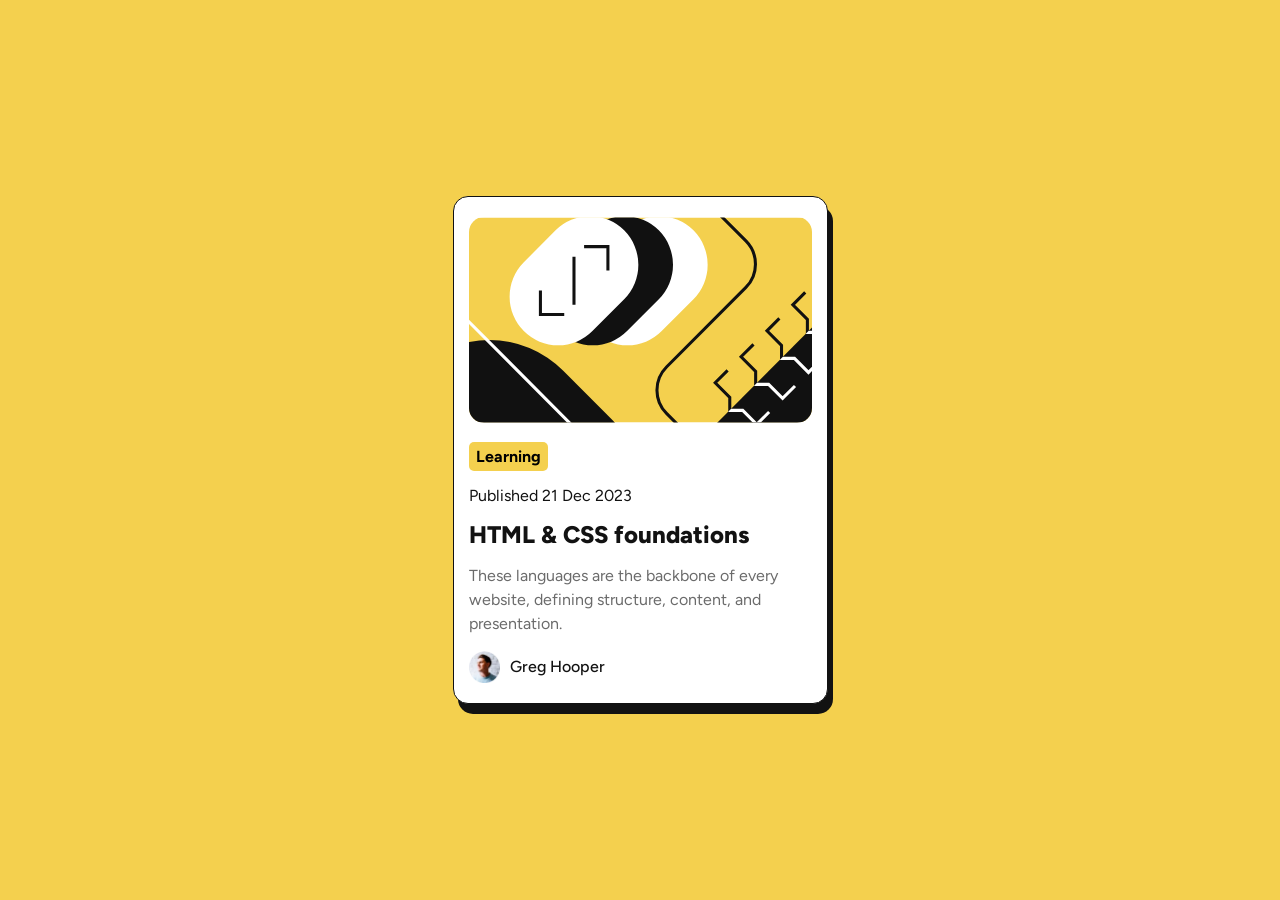
<file: blog-preview-card-main/index.html>
<!DOCTYPE html>
<html lang="en">
<head>
  <meta charset="UTF-8">
  <meta name="viewport" content="width=device-width, initial-scale=1.0"> <!-- displays site properly based on user's device -->

  <link rel="icon" type="image/png" sizes="32x32" href="./assets/images/favicon-32x32.png">
  <link rel="stylesheet" href="./css/styles.css">
  <title>Frontend Mentor | Blog preview card</title>

  </head>
<body>
  <div id="wrapper">
    <main>
      <img class="illustration" src="./assets/images/illustration-article.svg" alt="illustration">
      <h2>Learning</h2>
      <p class="date">
        Published 21 Dec 2023
      </p>
      <h1>
        <a href="#">HTML & CSS foundations</a>
      </h1>
      <p class="text">
        These languages are the backbone of every website, defining structure, content, and presentation.
      </p>
    
      <p class="author"><img src="./assets/images/image-avatar.webp" alt="Avatar"> Greg Hooper</p>

    </main>
  </div>
  
  
</body>
</html>
</file>
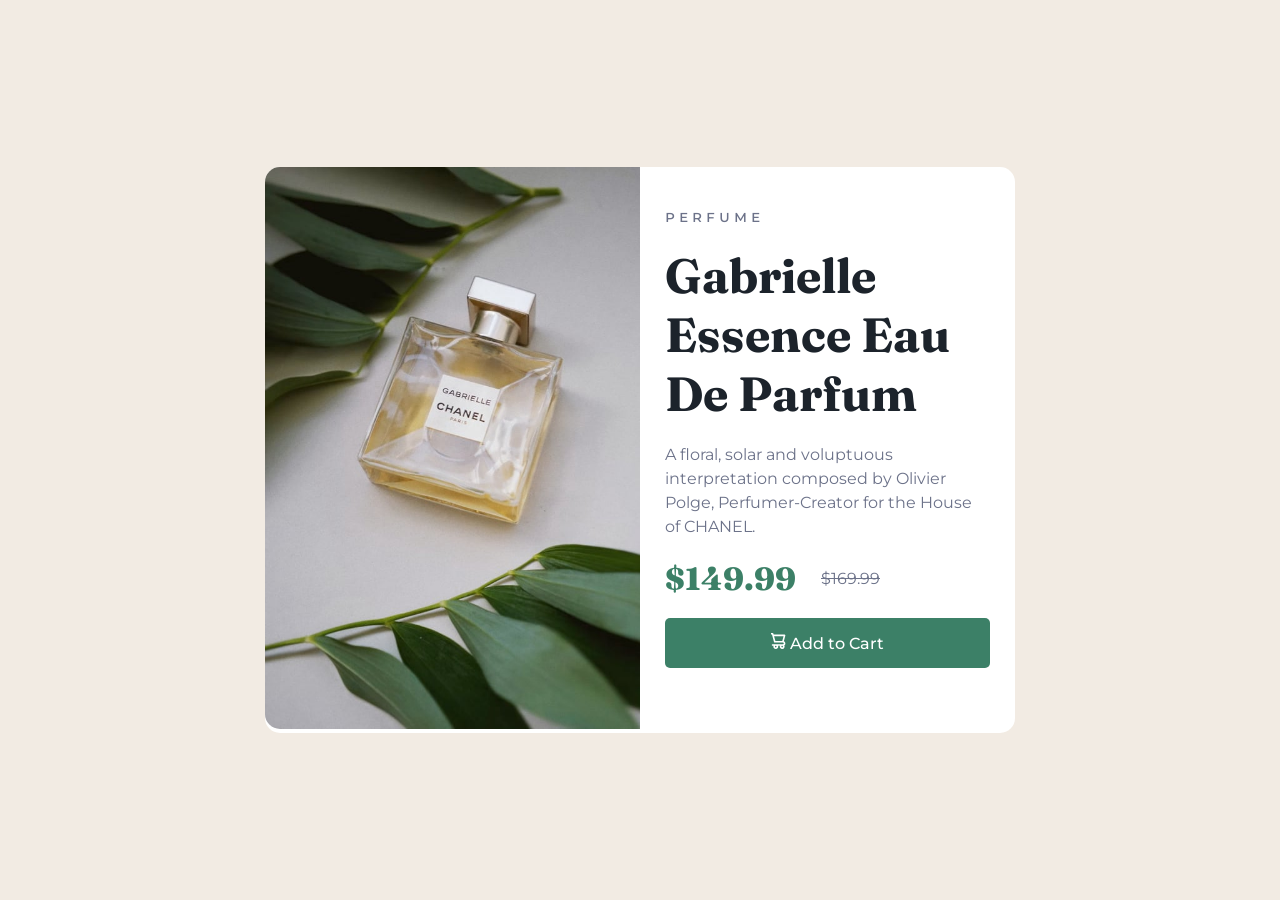
<file: product-preview-card-component-main/index.html>
<!DOCTYPE html>
<html lang="en">
<head>
  <meta charset="UTF-8">
  <meta name="viewport" content="width=device-width, initial-scale=1.0"> <!-- displays site properly based on user's device -->

  <link rel="icon" type="image/png" sizes="32x32" href="./images/favicon-32x32.png">
  
  <title>Frontend Mentor | Product preview card component</title>
  <link rel="stylesheet" href="./css/styles.css">
  </head>
<body>
<div id="wrapper">
  <main>
    <div id="photo">
      <img src="./images/image-product-desktop.jpg" alt="lsdfjklksfj">
    </div>
    <div id="text">
      <h2>Perfume</h2>
      <h1>Gabrielle Essence Eau De Parfum</h1>
      <p>
        A floral, solar and voluptuous interpretation composed by Olivier Polge, 
        Perfumer-Creator for the House of CHANEL.
      </p>
      <div id="price">
        <span class="newprice">$149.99</span>
        <span class="oldprice">$169.99</span>
      </div>
      <a href="#" class="button"><img src="./images/icon-cart.svg"> Add to Cart</a>
    </div>
  </main>  
</div>
  
  
  
</body>
</html>
</file>
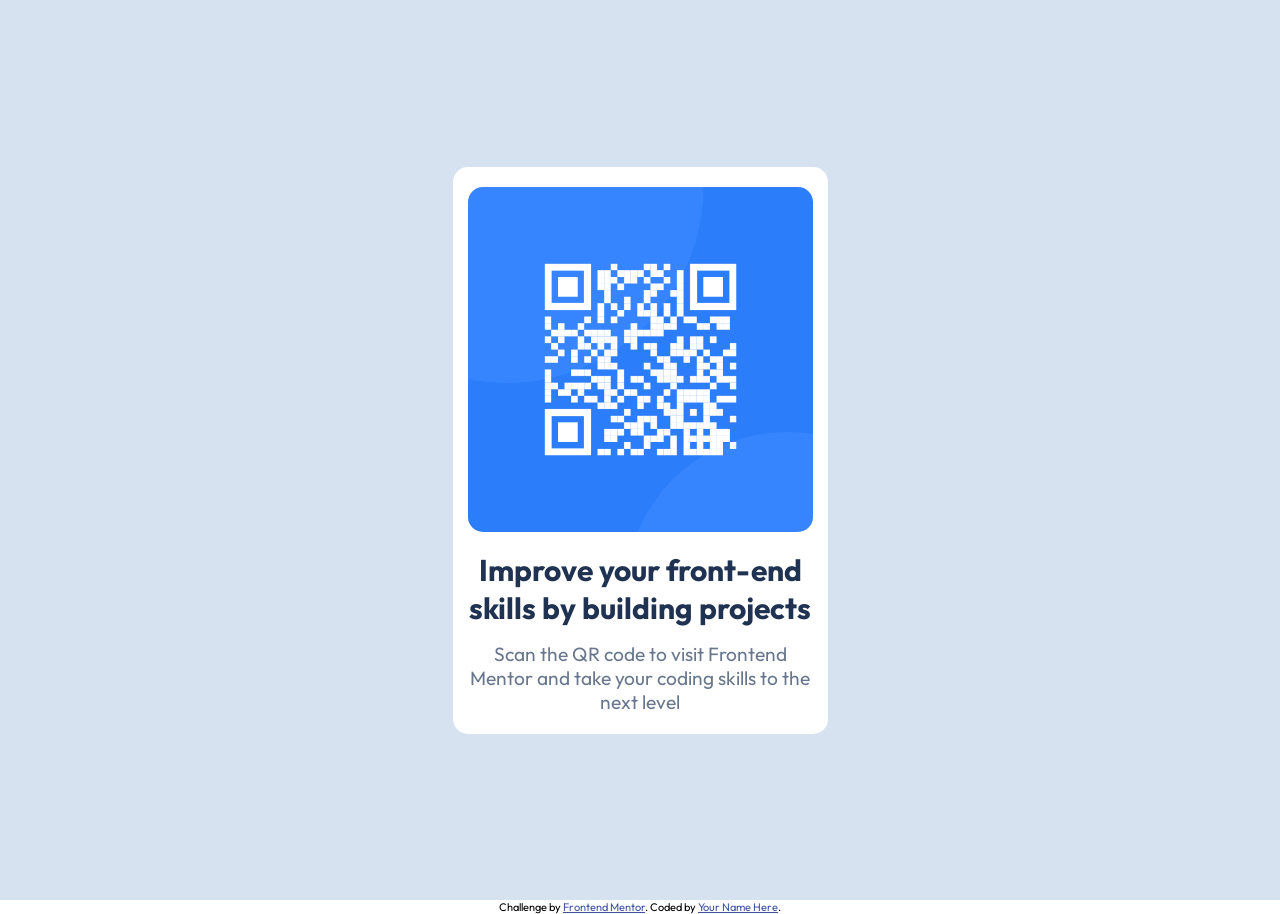
<file: qr-code-component-main/index.html>
<!DOCTYPE html>
<html lang="en">
<head>
  <meta charset="UTF-8">
  <meta name="viewport" content="width=device-width, initial-scale=1.0"> <!-- displays site properly based on user's device -->

  <link rel="icon" type="image/png" sizes="32x32" href="./images/favicon-32x32.png">
  
  <title>Frontend Mentor | QR code component</title>
  <link rel="stylesheet" href="./css/styles.css">
  <!-- Feel free to remove these styles or customise in your own stylesheet 👍 -->
  <style>
    .attribution { font-size: 11px; text-align: center; }
    .attribution a { color: hsl(228, 45%, 44%); }
  </style>
</head>
<body>
  <div id="wrapper">
    <main>
      <img src="./images/image-qr-code.png" alt="QR Code">
      <h1>
        Improve your front-end skills by building projects
      </h1>
      <p>
        Scan the QR code to visit Frontend Mentor and take your coding skills to the next level
      </p>
    </main>
  </div>

  
  <div class="attribution">
    Challenge by <a href="https://www.frontendmentor.io?ref=challenge" target="_blank">Frontend Mentor</a>. 
    Coded by <a href="#">Your Name Here</a>.
  </div>
</body>
</html>
</file>
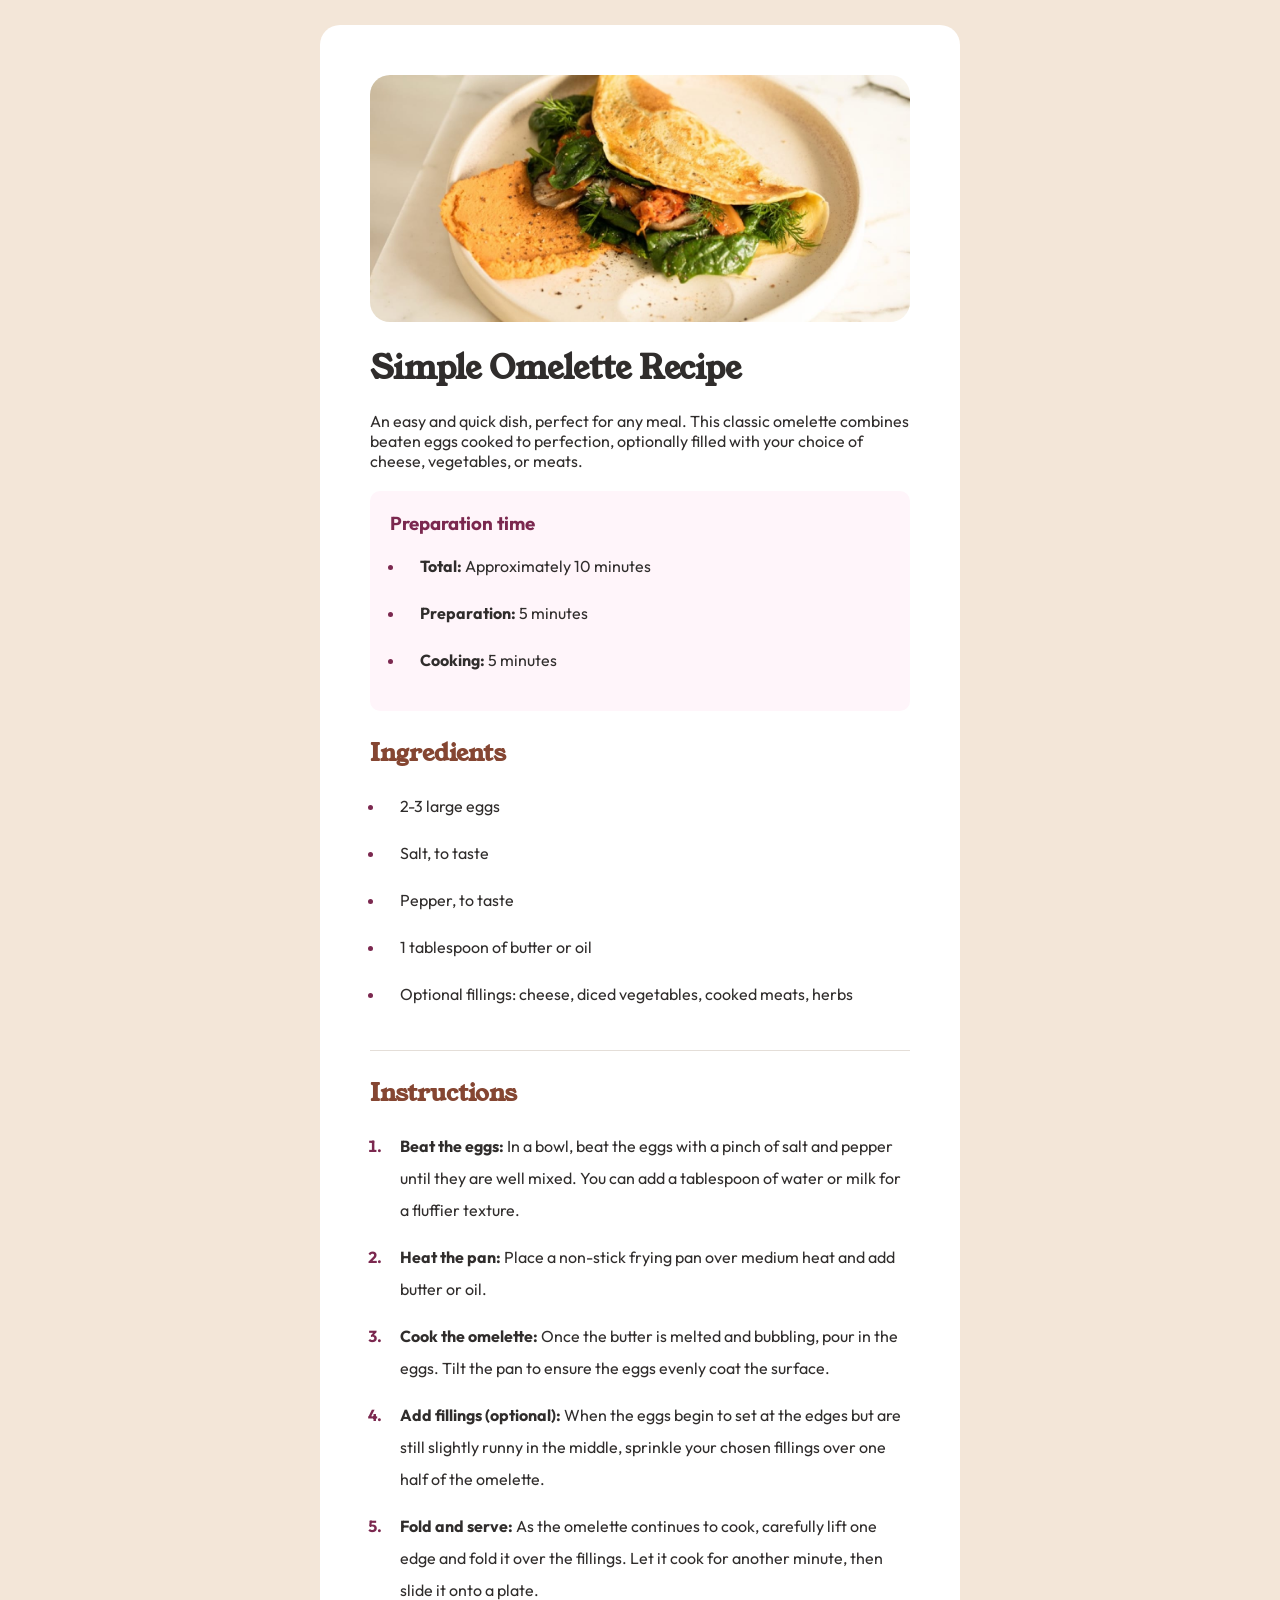
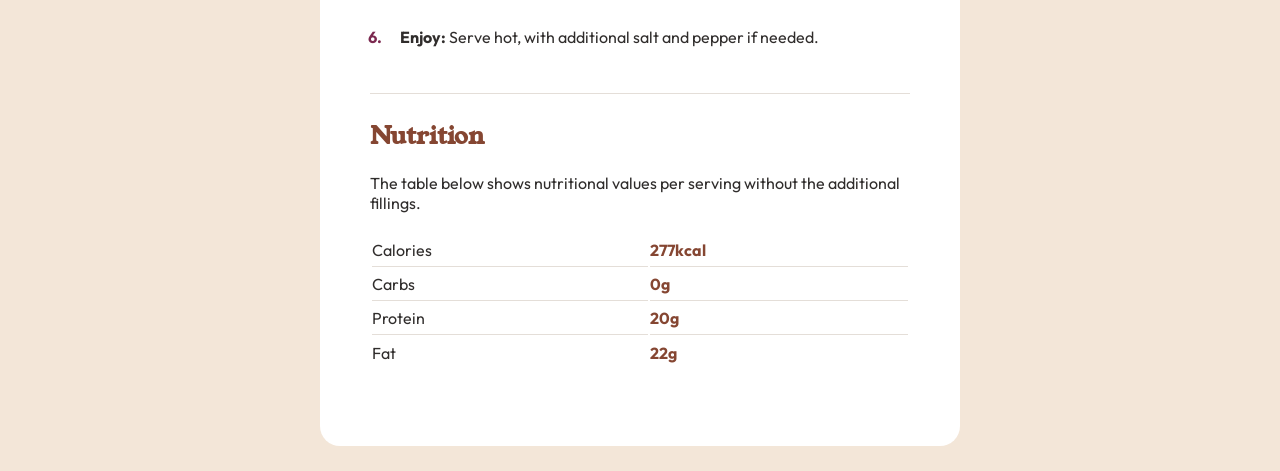
<file: recipe-page-main/index.html>
<!DOCTYPE html>
<html lang="en">
<head>
  <meta charset="UTF-8">
  <meta name="viewport" content="width=device-width, initial-scale=1.0"> <!-- displays site properly based on user's device -->

  <link rel="icon" type="image/png" sizes="32x32" href="./assets/images/favicon-32x32.png">
  <link rel="stylesheet" href="./css/styles.css">
  <title>Frontend Mentor | Recipe page</title>

  
</head>
<body>
  <div id="wrapper">
    <main>
      <img src="./assets/images/image-omelette.jpeg" alt="une omelette">
      <h1>Simple Omelette Recipe</h1>
      <p class="intro">
        An easy and quick dish, perfect for any meal. This classic omelette combines beaten eggs cooked 
        to perfection, optionally filled with your choice of cheese, vegetables, or meats.
      </p>
      <div class="prep">
        <h3>
          Preparation time
        </h3>
        <ul>
          <li><span class="bold">Total:</span> Approximately 10 minutes</li>
          <li><span class="bold">Preparation:</span> 5 minutes</li>
          <li><span class="bold">Cooking:</span> 5 minutes</li>
        </ul>
      </div>
      <section>
        <h2>Ingredients</h2>
        <ul>
          <li>2-3 large eggs</li>
          <li>Salt, to taste</li>
          <li>Pepper, to taste</li>
          <li>1 tablespoon of butter or oil</li>
          <li>Optional fillings: cheese, diced vegetables, cooked meats, herbs</li>
        </ul>
      </section>
      <section>
        <h2>Instructions</h2>
        <ol>
          <li><strong>Beat the eggs:</strong> In a bowl, beat the eggs with a pinch of salt and pepper until they are well mixed. 
            You can add a tablespoon of water or milk for a fluffier texture.</li>
          <li><strong>Heat the pan:</strong> Place a non-stick frying pan over medium heat and add butter or oil.</li>
          <li><strong>Cook the omelette:</strong> Once the butter is melted and bubbling, pour in the eggs. Tilt the pan to ensure 
            the eggs evenly coat the surface.</li>
          <li><strong>Add fillings (optional):</strong> When the eggs begin to set at the edges but are still slightly runny in the 
            middle, sprinkle your chosen fillings over one half of the omelette.</li>
          <li><strong>Fold and serve:</strong> As the omelette continues to cook, carefully lift one edge and fold it over the 
            fillings. Let it cook for another minute, then slide it onto a plate.</li>
          <li><strong>Enjoy:</strong> Serve hot, with additional salt and pepper if needed.</li>
        </ol>
      </section>
      <section>
        <h2>Nutrition</h2>
        <p>
          The table below shows nutritional values per serving without the additional fillings.
        </p>
        <table>
          <tr>
            <td>Calories</td>
            <td>277kcal</td>
          </tr>
          <tr>
            <td>Carbs</td>
            <td>0g</td>
          </tr>
          <tr>
            <td>Protein</td>
            <td>20g</td>
          </tr>
          <tr>
            <td>Fat</td>
            <td>22g</td>
          </tr>
        </table>
      </section>
    </main>
  </div>  
</body>
</html>
</file>
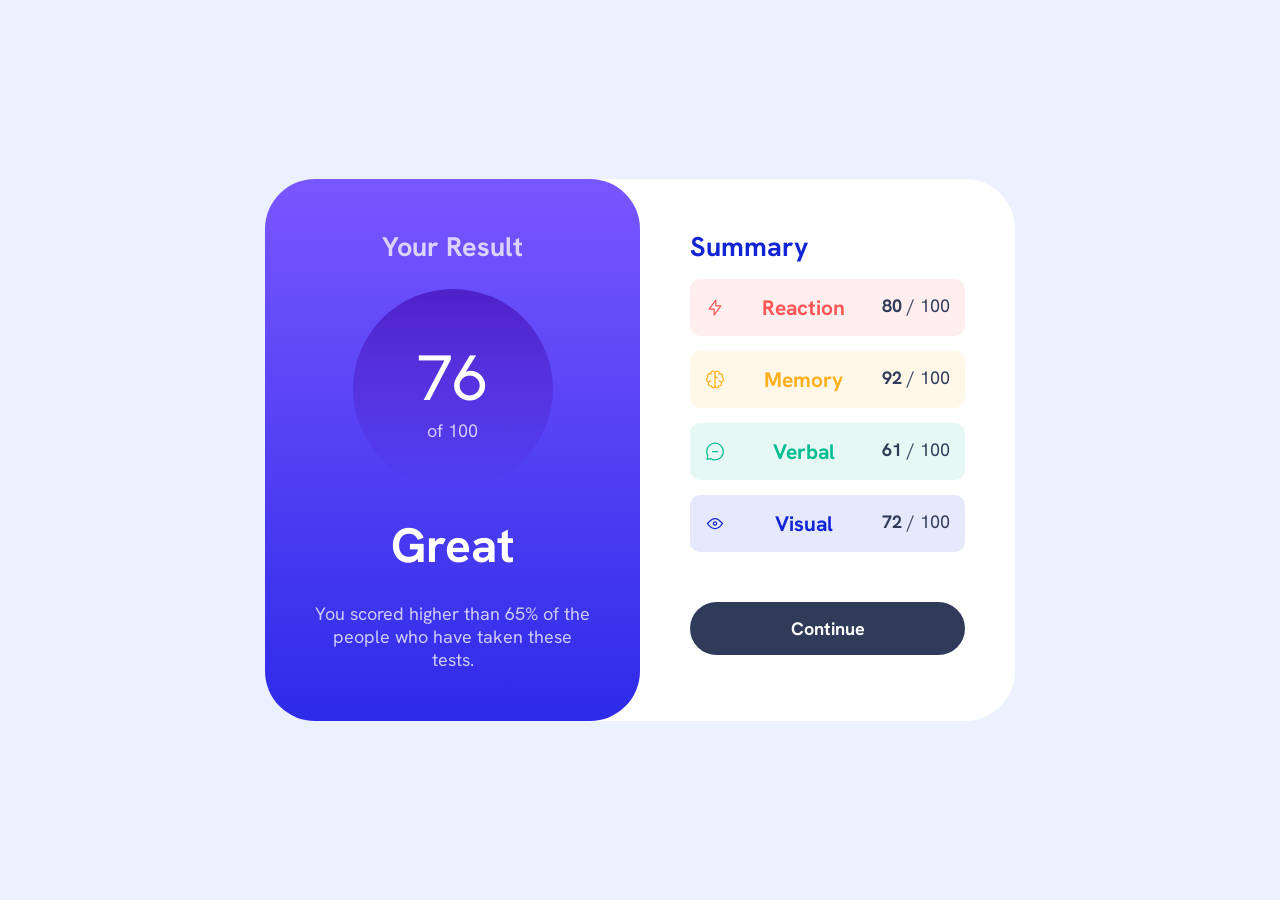
<file: results-summary-component-main/index.html>
<!DOCTYPE html>
<html lang="en">
<head>
  <meta charset="UTF-8">
  <meta name="viewport" content="width=device-width, initial-scale=1.0"> <!-- displays site properly based on user's device -->

  <link rel="icon" type="image/png" sizes="32x32" href="./assets/images/favicon-32x32.png">
  
  <title>Frontend Mentor | Results summary component</title>
  <link rel="stylesheet" href="./css/styles.css">
</head>
<body>
  <div id="wrapper">
    <main>
      <div id="result">
        <h2>Your Result</h2>
        <p id="score">
          <span class="bigger">76</span>
          of 100
        </p>

        <h3>Great</h3>
        <p>
          You scored higher than 65% of the people who have taken these tests.
        </p>        
      </div>
      <div id="summary">
        <h2>Summary</h2>

        <div class="reaction">
          <img src="./assets/images/icon-reaction.svg" alt="icone reaction">
          <h3>Reaction</h3>
          <p>
            <strong>80</strong> / 100
          </p>
        </div>
        <div class="memory">
          <img src="./assets/images/icon-memory.svg" alt="icone memory">
          <h3>Memory</h3>
          <p>
            <strong>92</strong> / 100
          </p>
        </div>
        <div class="verbal">
          <img src="./assets/images/icon-verbal.svg" alt="icone verbal">
          <h3>Verbal</h3>
          <p>
            <strong>61</strong> / 100
          </p>
        </div>
        <div class="visual">
          <img src="./assets/images/icon-visual.svg" alt="icon visual">
          <h3>Visual</h3>
          <p>
            <strong>72</strong> / 100
          </p>
        </div>
        

        <a href="#" class="button">Continue</a>

      </div>
    </main>

  </div>
  
  
  
  

</body>
</html>
</file>
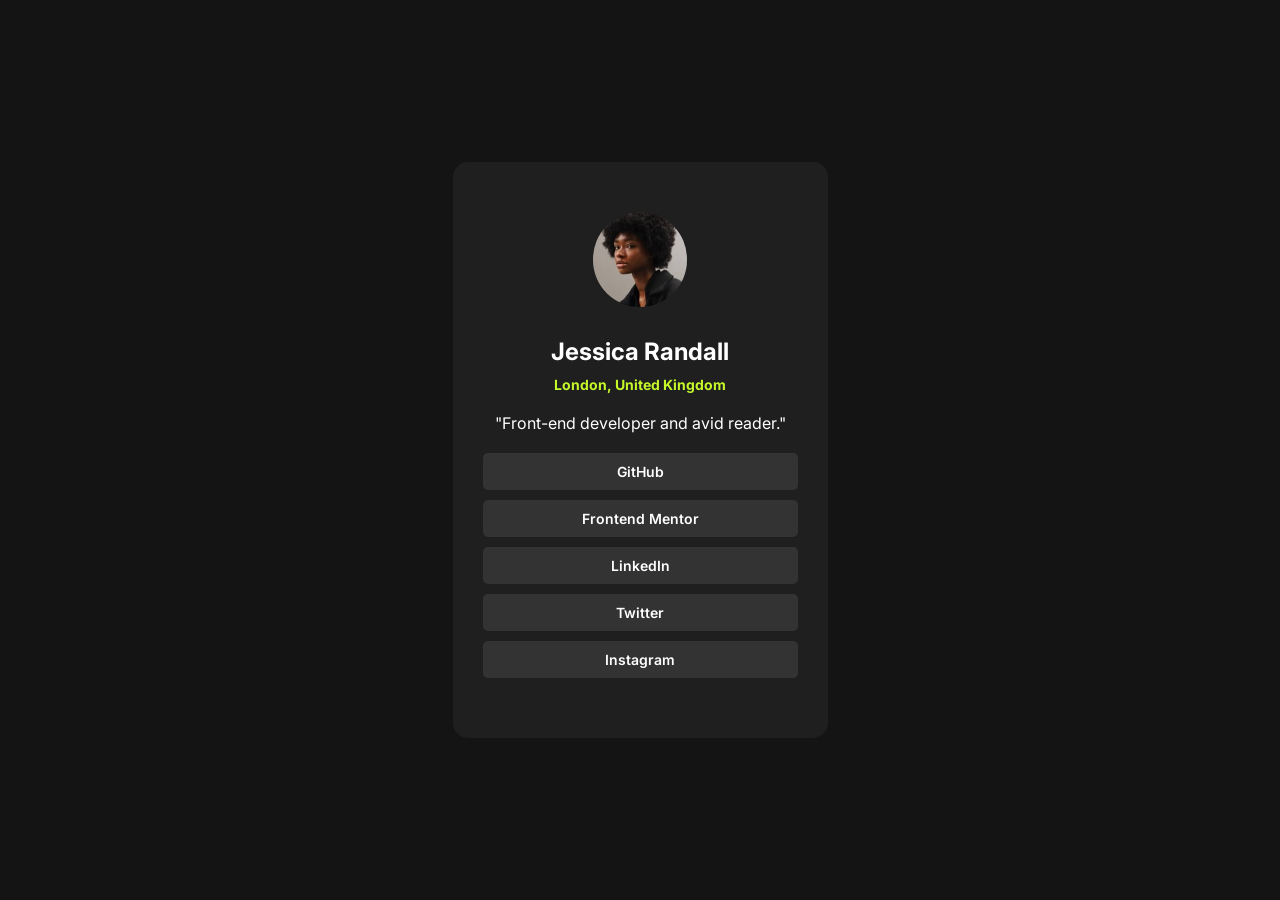
<file: social-links-profile-main/index.html>
<!DOCTYPE html>
<html lang="en">
<head>
  <meta charset="UTF-8">
  <meta name="viewport" content="width=device-width, initial-scale=1.0"> <!-- displays site properly based on user's device -->

  <link rel="icon" type="image/png" sizes="32x32" href="./assets/images/favicon-32x32.png">
  <link rel="stylesheet" href="./css/styles.css">  
  <title>Frontend Mentor | Social links profile</title>

  
</head>
<body>
  <div id="wrapper">
    <main>
      <img src="./assets/images/avatar-jessica.jpeg" alt="Jessica Randall">
      <h1>Jessica Randall</h1>
      <address>London, United Kingdom</address>
      <h2>"Front-end developer and avid reader."</h2>
      <a href="#">GitHub</a>
      <a href="#">Frontend Mentor</a>
      <a href="#">LinkedIn</a>
      <a href="#">Twitter</a>
      <a href="#">Instagram</a>      
    </main>
  </div>  
</body>
</html>
</file>
<file: blog-preview-card-main/css/styles.css>
@import url('https://fonts.googleapis.com/css2?family=Figtree:ital,wght@0,300..900;1,300..900&display=swap');

*{
    margin:0;
    padding:0;
    box-sizing: border-box;
}

body{
    font-size: 16px;
    --Yellow: hsl(47, 88%, 63%);
    --White: hsl(0, 0%, 100%);
    --Gray500: hsl(0, 0%, 42%);
    --Gray950: hsl(0, 0%, 7%);
    font-family: Figtree;
}

#wrapper{
    background-color: var(--Yellow);
    width:100vw;
    min-height: 100vh;
    display:flex;
    align-items: center;
    justify-content: center;
}
main{
    width:375px;
    background-color: var(--White);
    border:solid 1px var(--Gray950);
    border-radius: 15px;
    padding: 20px 15px;
    box-shadow: var(--Gray950) 5px 10px;
}
.illustration{
    width:100%;
    border-radius: 15px;
}
h2{
    font-size: 1rem;
    background-color: var(--Yellow);
    padding: 5px 7px;
    border-radius: 5px;
    width:fit-content;
    margin:15px 0;
}
.date{
    color:var(--Gray950);
    margin:15px 0;
}
h1{
    font-size: 1.5rem;
    margin:15px 0;
    font-weight:800;
}
a{
    text-decoration: none;
    color:var(--Gray950);
}
a:hover{
    color:var(--Yellow);
}
.text{
    margin:15px 0;
    color:var(--Gray500);
    line-height: 1.5;
}
.author{
    font-weight: 500;
    color:var(--Gray950);
    display:flex;
    align-items: center;
}
.author img{
    margin-right: 10px;
    height:2rem;
}
</file>
<file: product-preview-card-component-main/css/styles.css>
@import url('https://fonts.googleapis.com/css2?family=Fraunces:ital,opsz,wght@0,9..144,100..900;1,9..144,100..900&family=Montserrat:ital,wght@0,100..900;1,100..900&display=swap');

* {
    padding:0;
    margin:0;
    box-sizing: border-box;
}

body{
    --Green500: hsl(158, 36%, 37%);
    --Green700: hsl(158, 42%, 18%);
    --Black: hsl(212, 21%, 14%);
    --Grey: hsl(228, 12%, 48%);
    --Cream: hsl(30, 38%, 92%);
    --White: hsl(0, 0%, 100%);

    font-family: 'Montserrat';
}

#wrapper{
    background-color: var(--Cream);
    display:flex;
    align-items: center;
    justify-content: center;
    min-height:100vh;
    width:100vw;
}
main{
    display:grid;
    grid-template-columns: 1fr 1fr;
    width:750px;
    
    background-color: var(--White);
    border-radius: 15px;
    
}
#photo img{
    width:100%;
    border-top-left-radius: 15px;
    border-bottom-left-radius: 15px ;
}
#text{
    padding: 40px 25px;
}
h2{
    color:var(--Grey);
    text-transform: lowercase;
    font-variant: small-caps;
    font-weight: 500;
    font-size: 1rem;
    letter-spacing: 4px;
    margin-bottom: 20px;
}

h1{
    font-family: 'Fraunces';
    font-size:3rem;
    color:var(--Black);
    margin-bottom: 20px;
}
p{
    color:var(--Grey);
    line-height: 1.5;
    margin-bottom: 20px;
}

#price{
    display: flex;
    align-items: center;
    
}
.newprice{
    font-family: 'Fraunces';
    color:var(--Green500);
    font-size:2rem;
    font-weight: 800;
    margin-right: 25px;
}
.oldprice{
    text-decoration: line-through;
    color:var(--Grey)
}

.button{
    margin-top:20px;
    padding:15px;
    border-radius: 5px;
    display: block;
    background-color: var(--Green500);
    color:var(--White);
    text-decoration: none;
    font-weight: 500;
    text-align: center;
}
</file>
<file: qr-code-component-main/css/styles.css>
/* importer de la police */
@import url('https://fonts.googleapis.com/css2?family=Outfit:wght@100..900&display=swap');

/* Pour appliquer cette police à tout le texte présent dans body */
body{
    font-family: Outfit;
    font-size:15px;
}

/* Pour tous les éléments, les marges à 0 et le box-sizing à border-box */
*{
    margin:0;
    padding:0;
    box-sizing: border-box;
}

#wrapper{
    background-color: hsl(212, 45%, 89%);
    /* Centrage des éléments à l'interieur du wrapper : 
        d'abord définir une largeur et une hauteur
    */
    width:100vw;
    min-height: 100vh;
    /* Puis le display flex et les alignements horizontaux et verticaux */
    display: flex;
    justify-content: center;
    align-items: center;
}


main{
    background-color: hsl(0, 0%, 100%);
    width:375px;
    padding:20px 15px;
    border-radius: 15px;
}
img{
    width:100%;
    border-radius: 15px;
}
h1{
    text-align: center;
    color:hsl(218, 44%, 22%);
    margin: 15px 0;
}
p{
    color:hsl(216, 15%, 48%);
    text-align: center;
    font-weight: 400;
    font-size: 1.2rem;
}
</file>
<file: recipe-page-main/css/styles.css>
/* importer les polices */
@import url('https://fonts.googleapis.com/css2?family=Young+Serif&display=swap');
@import url('https://fonts.googleapis.com/css2?family=Outfit:wght@100..900&display=swap');

/* Mini reset CSS */
* {
    margin:0;
    padding:0;
    box-sizing: border-box;
}

body{
     /* Déclarer toutes les couleurs dans des variables */
    --nutmeg:hsl(14, 45%, 36%);
    --DarkRaspberry: hsl(332, 51%, 32%);
    --White: hsl(0, 0%, 100%);
    --RoseWhite: hsl(330, 100%, 98%);
    --Eggshell: hsl(30, 54%, 90%);
    --LightGrey: hsl(30, 18%, 87%);
    --WengeBrown: hsl(30, 10%, 34%);
    --DarkCharcoal: hsl(24, 5%, 18%);

    /*La police par défaut*/
    font-size: 16px;
    font-family: 'Outfit';
    color: var(--DarkCharcoal);

    /* Vite fait : pour enlever la barre de scroll en bas*/
    overflow-x: hidden;
}

#wrapper{
    width:100vw;
    min-height: 100vh;
    display: flex;
    justify-content: center;
    align-items: center;
    background-color: var(--Eggshell);
}

main{
    width:50%;
    background-color: var(--White);
    padding: 50px;
    border-radius: 20px;
    margin-top: 25px;
    margin-bottom: 25px;
}
img{
    width:100%;
    border-radius: 20px;
}

h1, h2{
    font-family: 'Young Serif';
}
h1{
    margin-top: 20px;
    margin-bottom: 20px;
}
h2{
    color:var(--nutmeg);
    margin-bottom: 20px;
}
h3{
    color:var(--DarkRaspberry);
    margin-bottom: 15px;
}
.prep{
    background-color: var(--RoseWhite);
    padding: 20px;
    border-radius: 10px;
    margin-top: 20px;
}

.bold, strong{
    font-weight: bold;
}

section{
    margin-top: 25px;
    border-bottom: solid 1px var(--LightGrey);
    padding-bottom: 25px;
}
section:last-of-type{
    border-bottom: none;
}

table{
    margin-top:20px;
    width:100%;
}
td:nth-child(even){
    color: var(--nutmeg);
    font-weight: bold;
}
td{
    margin:0;
    padding:0;
    height:2rem;
    border-bottom: solid 1px var(--LightGrey);
}
tr:last-of-type td{
    border-bottom: none;
}
ul,ol{
    margin: 0;
    padding: 0;
    
    list-style-position: outside;
    padding-left:15px;
}
li::marker{
    color:var(--DarkRaspberry);
    font-weight: bold;
}
li{
    padding-left:15px;
    line-height: 2;
    margin-bottom: 15px;
}
</file>
<file: results-summary-component-main/css/styles.css>
@import url('https://fonts.googleapis.com/css2?family=Hanken+Grotesk:ital,wght@0,100..900;1,100..900&display=swap');

*{
    padding:0;
    margin:0;
    box-sizing: border-box;
}

body{
    font-family: 'Hanken Grotesk';
    font-size: 18px;
    --Light-red: hsl(0, 100%, 67%);
    --Light-red-alpha: hsla(0, 100%, 67%, 0.1);
    --Orangey-yellow: hsl(39, 100%, 56%);
    --Orangey-yellow-alpha: hsla(39, 100%, 56%, 0.1);
    --Green-teal: hsl(166, 100%, 37%);
    --Green-teal-alpha: hsla(166, 100%, 37%, 0.1);
    --Cobalt-blue: hsl(234, 85%, 45%);
    --Cobalt-blue-alpha: hsla(234, 85%, 45%, 0.1);
    --Light-slate-blue: hsl(252, 100%, 67%);
    --Light-royal-blue: hsl(241, 81%, 54%);
    --Violet-blue: hsla(256, 72%, 46%, 1);
    --Persian-blue: hsla(241, 72%, 46%, 0);
    --White: hsl(0, 0%, 100%);
    --WhiteAlpha: hsla(0, 0%, 100%, 0.75);
    --Pale-blue: hsl(221, 100%, 96%);
    --Light-lavender: hsl(241, 100%, 89%);
    --Dark-gray-blue: hsl(224, 30%, 27%);
}


#wrapper {
    width: 100vw;
    min-height: 100vh;
    display: flex;
    align-items: center;
    justify-content: center;
    background-color: var(--Pale-blue);
}

main {
    width:750px;
    background-color: var(--White);
    border-radius: 50px;

    /* Faire une mise en page en colone avec display grid*/
    display:grid;
    grid-template-columns: 1fr 1fr;
}

#result {
    background: linear-gradient(var(--Light-slate-blue), var(--Light-royal-blue));
    border-radius: inherit; /* hérite de la vleur de l'élément parent */
    padding:50px;

    display: flex;
    flex-direction: column;
    align-items: center;

    text-align: center;

    color:var(--WhiteAlpha);
}

#result h2{
    margin-bottom: 25px;
}

#score{
    border-radius: 50%;
    width:200px; 
    height: 200px;
    background: linear-gradient(var(--Violet-blue), var(--Persian-blue));
    margin-bottom: 25px;
    display: flex;
    flex-direction: column;
    align-items: center;
    justify-content: center;

}
.bigger{
    font-size:4rem;
    color: var(--White);
}

#result h3{
    font-size:3rem;
    color: var(--White);
    margin-bottom: 25px;
}


#summary{
    /* border: solid 1px red; */
    padding:50px;
}

#summary h2{
    color: var(--Cobalt-blue);
    margin-bottom: 15px;

}

#summary div p{
    color:var(--Dark-gray-blue);
}

#summary div{
    width:100%;
    display:flex;
    justify-content: space-between;
    /* background-color: #CCC; */
    border-radius: 10px;
    padding: 15px;
    margin-bottom: 15px;
}

.reaction{
    background-color: var(--Light-red-alpha);
    color: var(--Light-red);
}


.memory{
    background-color: var(--Orangey-yellow-alpha);
    color: var(--Orangey-yellow);
}
.verbal {
    background-color: var(--Green-teal-alpha);
    color: var(--Green-teal);
}
.visual{
    background-color: var(--Cobalt-blue-alpha);
    color: var(--Cobalt-blue);
}

.button{
    display: block;
    background-color: var(--Dark-gray-blue);
    text-align: center;
    padding:15px;
    border-radius: 30px;
    color:var(--White);
    font-weight: bold;
    text-decoration: none;
    margin-top:50px;

}
</file>
<file: social-links-profile-main/css/styles.css>
/* Import de la police depuis les serveurs de google font */
@import url('https://fonts.googleapis.com/css2?family=Inter:ital,opsz,wght@0,14..32,100..900;1,14..32,100..900&display=swap');

/* Le reset CSS : on réinitialise les comportements par défaut
du navigateur. On utilise le sélecteur universel * et donc mettre pour toutes les
balises, les marges etc à 0 */

* {
    margin : 0; /* Pour toutes les balises, les marges exterieures à 0*/
    padding : 0; /* Pour toutes les balises, les marges intérieures à 0*/
    box-sizing : border-box; /* Pour toutes les balises, on prend en compte 
    les bordures et le padding dans le calcul de la taille de l'élément HTML */
}

body{
    font-family : 'Inter'; /* On spécifié la police par défaut pour tout le doc */
    font-size : 14px; /* on défini la taille de référence pour la police */
    /* On définit des variables pour les couleurs : */
    --green : hsl(75, 94%, 57%);
    --white : hsl(0, 0%, 100%);
    --grey700 :  hsl(0, 0%, 20%);
    --grey800 : hsl(0, 0%, 12%);
    --grey900 : hsl(0, 0%, 8%);
}


#wrapper {
    background-color : var(--grey900); /*On récupère la valeur de --grey900 */
    width : 100vw; /* la largeur de la balise wrapper est définie à 100% 
    de la largeur d'affichage du navigateur*/

    height: 100vh; /* la hauteur de la balise wrapper est définie à 100% 
    de la hauteur d'affichage du navigateur*/

    display : flex; /* On définit le display du wrapper en flex pour pouvoir
    centrer horizontalement et verticalement son élément enfant */

    justify-content : center; /* on centre sur l'axe principale 
    (ici c'est l'horizontal) */

    align-items : center; /* on centre sur l'axe secondaire (ici vertical) */

}

main {
    width : 375px;
    padding : 50px 30px; /* Les marges intérieures : 50px en haut et en bas*/
    background-color : var(--grey800); /*On récupère la valeur de --grey800 
    pour la mettre en fond de la balise main */

    /* Pour centrer tous les éléments dans main : */
    display: flex;
    flex-direction: column;
    align-items: center;

    border-radius: 15px;
}

img {
    border-radius: 50%;
    width: 30%;
    margin-bottom: 30px;
}

h1 {
    color : var(--white);
    font-weight : 700; /* on définit à quel point c'est en gras */
    font-size : 1.5rem; /* On définit la taille du texte à 1 fois et demi la valeur 
    de référence (14px) */
    margin-bottom : 10px;

}
address {
    color : var(--green);
    font-style : normal; /* On enlève l'italic par defaut de la balise address */
    font-weight : 700;
    margin-bottom : 20px;
 }

h2 {
    font-size : 1rem;
    font-weight : normal;
    color : var(--white);
    margin-bottom : 20px;
}

a{
    display: block; /* On passe les liens en display block pour qu'ils puissent avoir
    des propriété de boite : width, padding, margin, etc... */

    background-color : var(--grey700);
    width:100%;
    margin-bottom: 10px;
    text-align: center;
    color:var(--white);
    text-decoration: none;
    font-weight: 600;
    padding: 10px 0;
    border-radius: 5px;
}

a:hover{
    background-color: var(--green);
    color:var(--grey700);
}
</file>
